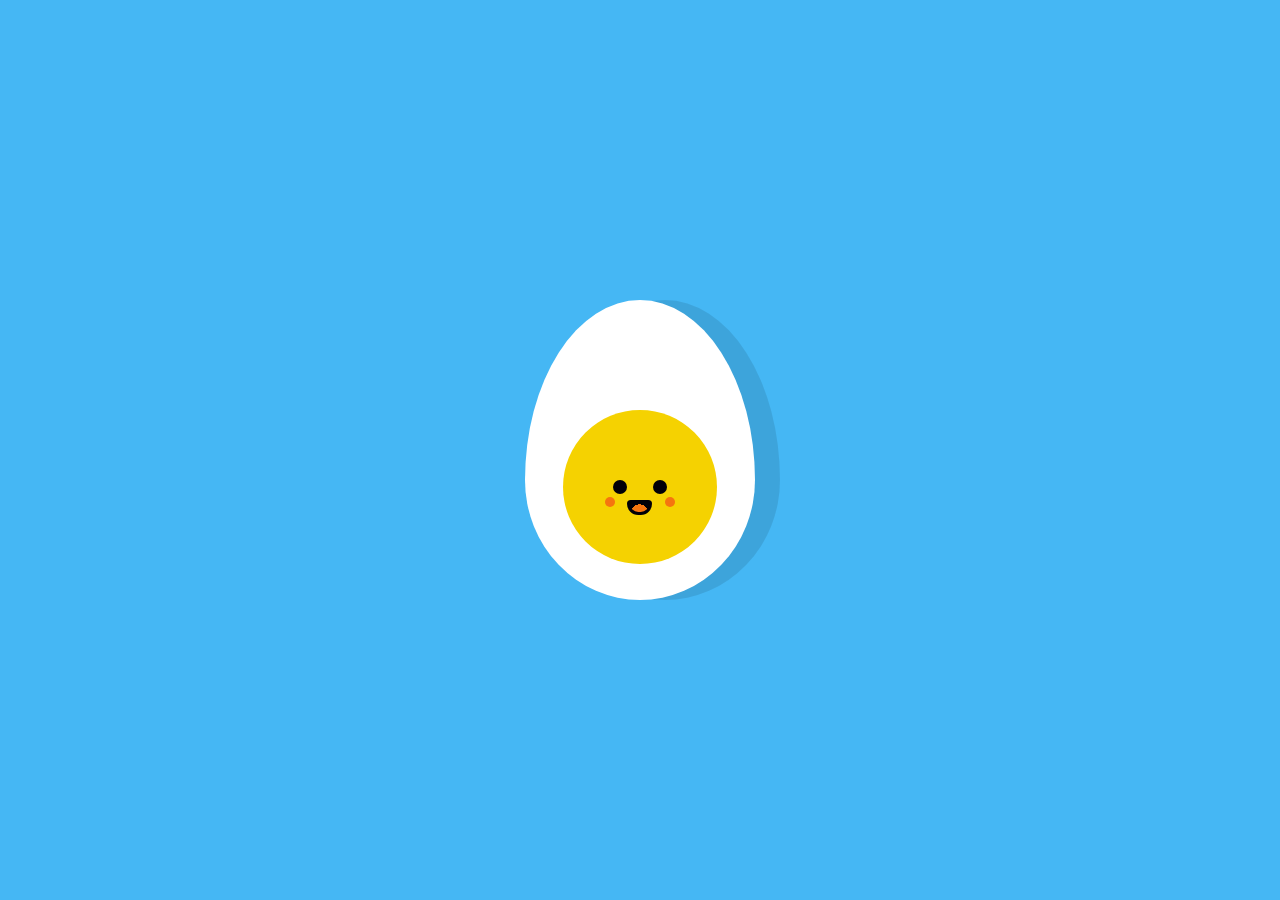
<file: index.html>
<!DOCTYPE html>
<html lang="en">
<head>
  <meta charset="UTF-8">
  <meta http-equiv="X-UA-Compatible" content="IE=edge">
  <meta name="viewport" content="width=device-width, initial-scale=1.0">
  <title>Single Div Egg</title>
  <link rel="stylesheet" href="styles.css">
</head>
<body>
  <div></div>
</body>
</html>
</file>
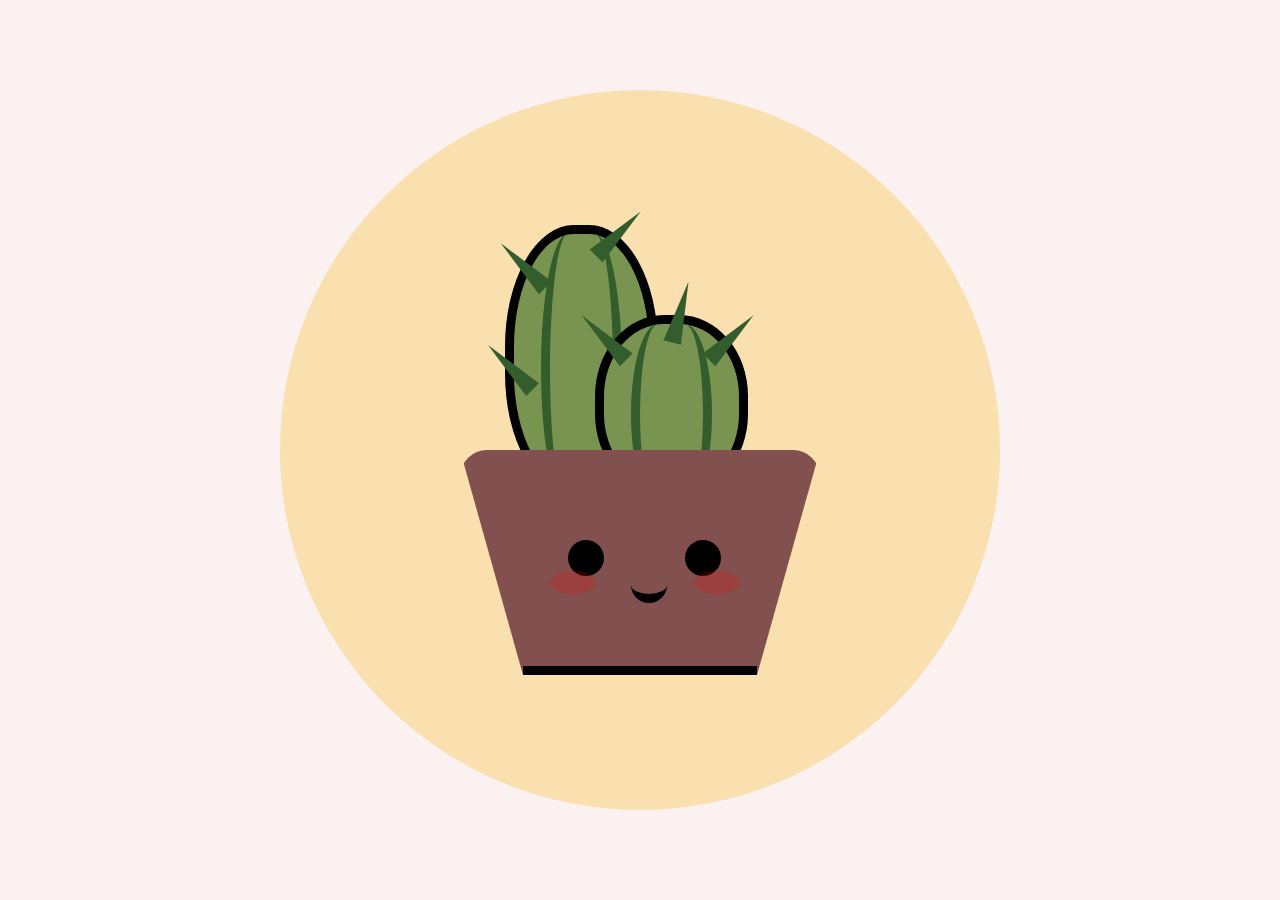
<file: cactus.html>
<!DOCTYPE html>
<html lang="en">
<head>
  <meta charset="UTF-8">
  <meta http-equiv="X-UA-Compatible" content="IE=edge">
  <meta name="viewport" content="width=device-width, initial-scale=1.0">
  <link rel="stylesheet" href="cactus.css">
  <title>Document</title>
</head>
<body>
  <!-- .canvas  -->
  <div class="canvas">

    <div class="circle">

      <div class="cactus">
        <div class="pricks"></div>
      </div>

      <div class="cactusSmall">
        <div class="pricksRight"></div>
      </div>

      <div class="pot">
        <div class="eyes"></div>
        <div class="cheeks"></div>
        <div class="mouth"></div>
      </div>
    </div>
  </div>
  
</body>
</html>
</file>
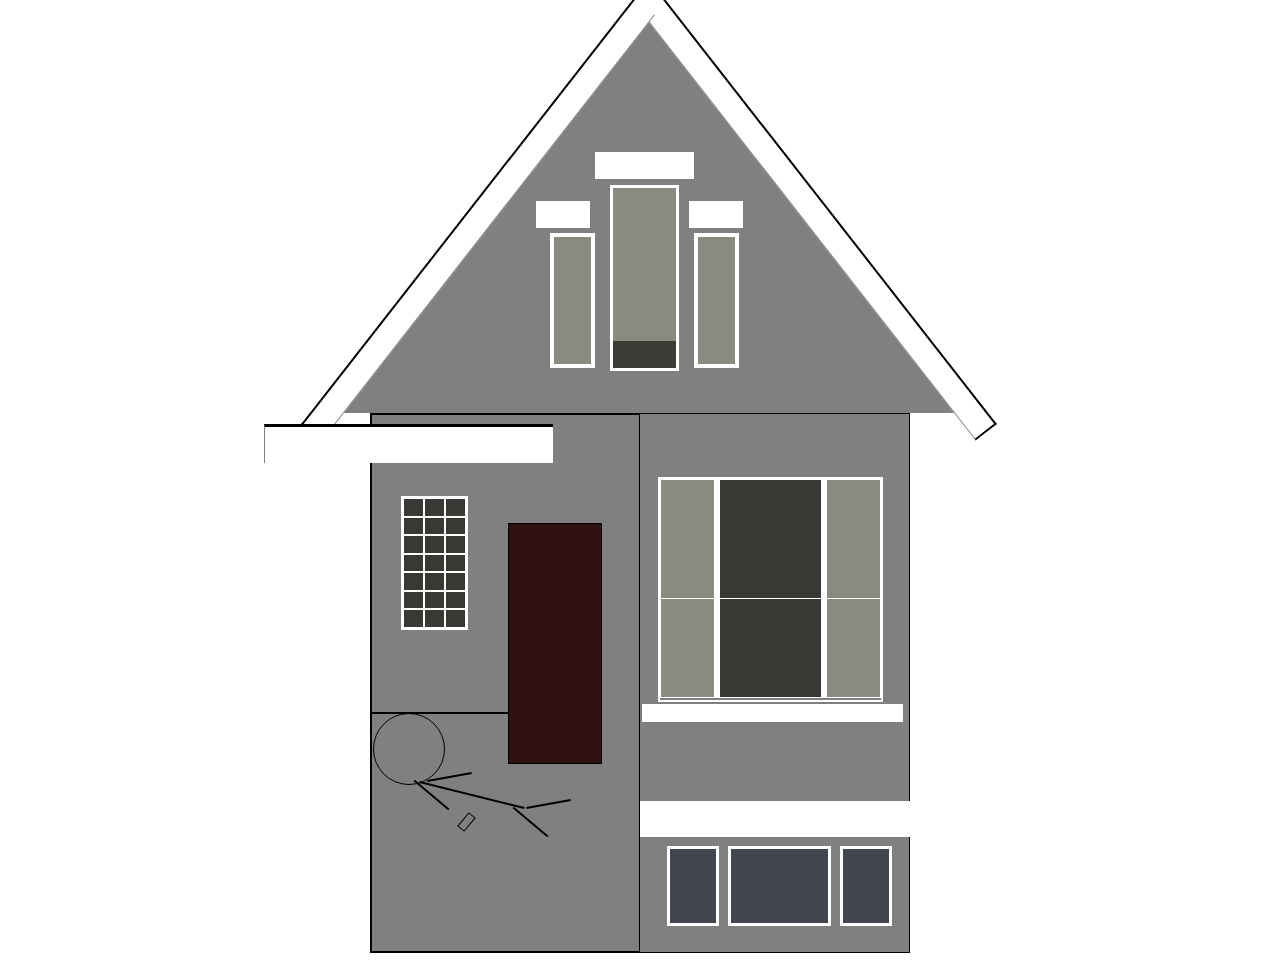
<file: gallagher-house.html>
<!DOCTYPE html>
<html lang="en">
  <head>
    <meta charset="UTF-8" />
    <meta http-equiv="X-UA-Compatible" content="IE=edge" />
    <meta name="viewport" content="width=device-width, initial-scale=1.0" />
    <link rel="stylesheet" href="gallagher-house.css" />
    <title>Document</title>
  </head>
  <body>
    <div class="canvas">
      <div class="second-floor">
        <div class="windows">
          <div class="upper-side-window-right upper-side-window">
          </div>
          <div class="upper-middle-window">
          </div>
          <div class="upper-side-window-left upper-side-window">
          </div>
        </div>
          <div class="eave-right">
        </div>
        <div class="eave-left">
        </div>
      </div>
    
      <div class="first-floor">
        <div class="porch">
    <!--       <div class="porch-frame"> -->
            <div class="block-glass">
              <div class="glass"></div>     
              <div class="glass"></div>
              <div class="glass"></div>
              <div class="glass"></div>
              <div class="glass"></div>
              <div class="glass"></div>
              <div class="glass"></div>
              <div class="glass"></div>
              <div class="glass"></div>
              <div class="glass"></div>
              <div class="glass"></div>
              <div class="glass"></div>
              <div class="glass"></div>
              <div class="glass"></div>
              <div class="glass"></div>
              <div class="glass"></div>
              <div class="glass"></div>
              <div class="glass"></div>
              <div class="glass"></div>
              <div class="glass"></div>
              <div class="glass"></div>
            </div>
            <div class="door">
            </div>
          <div class="frank">
            <div class="head"></div>
            <div class="body"></div>
            <div class="left-arm"></div>
            <div class="right-arm"></div>
            <div class="left-leg"></div>
            <div class="right-leg"></div>
          </div>
          <div class="beer">
          </div>
          </div>
          <div class="first-floor-windows">
            <div class="lower-side-window">
              <div class="window-break"></div>
            </div>
            <div class="lower-middle-window">
              <div class="window-break"></div>
            </div>
            <div class="lower-side-window">
              <div class="window-break"></div>
            </div>
          </div>
          <div class="basement-windows">
            <div class="side-basement-window"></div>
            <div class="middle-basement-window"></div>
            <div class="side-basement-window"></div>
          </div>
        </div>
      </div>
    </div>
  </body>
</html>
</file>
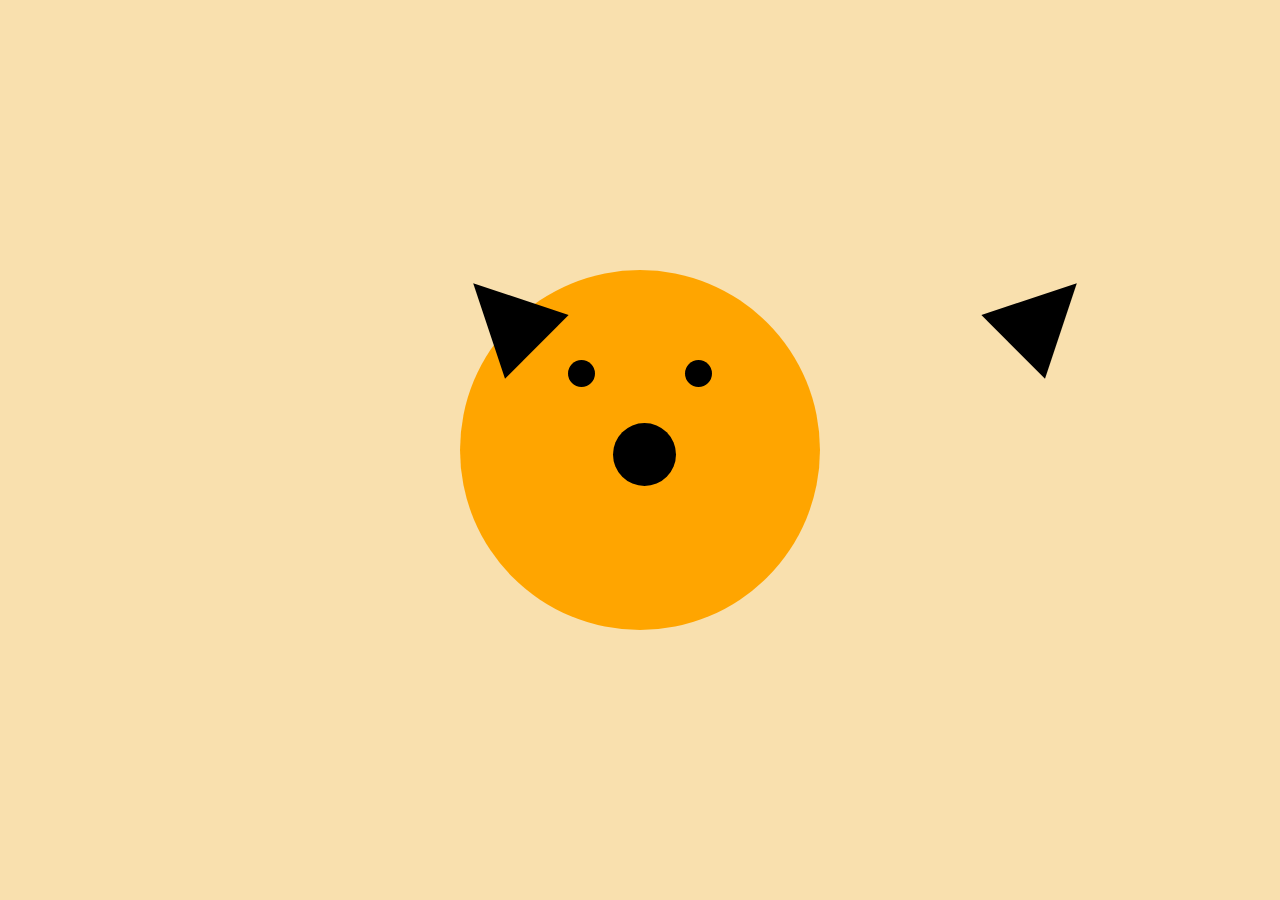
<file: sasha.html>
<!DOCTYPE html>
<html lang="en">
<head>
  <meta charset="UTF-8">
  <meta http-equiv="X-UA-Compatible" content="IE=edge">
  <meta name="viewport" content="width=device-width, initial-scale=1.0">
  <link rel="stylesheet" href="sasha.css">
  <title>Document</title>
</head>
<body>
  <div class="canvas">
  
  
    <div class="head">
      <div class="left-ear"></div>
      <div class="right-ear"></div>
      <div class="eyes"></div>
      <div class="nose"></div>
      <div class="mouth"></div>
    </div>
    
  </div>
  
</body>
</html>
</file>
<file: styles.css>
*,
*:before,
*:after{
    padding: 0;
    margin: 0;
    box-sizing: border-box;
}
body{
    background-color: #45b7f4;
}
div{
    height: 300px;
    width: 230px;
    background-color: #ffffff;
    position: absolute;
    margin: auto;
    right: 0;
    left: 0;
    top: 0;
    bottom: 0;
    border-radius: 50% 50% 50% 50% / 60% 60% 40% 40%;
    box-shadow: 25px 0 rgba(0,0,0,0.1);
}
div:before{
    content: "";
    position: absolute;
    height: 14px;
    width: 14px;
    background-color: #010008;
    border-radius: 50%;
    top: 180px;
    right: 88px;
    box-shadow: -40px 0 0 #010008,
    10px 15px 0 -2px #f5750f,
    -50px 15px 0 -2px #f5750f,
    -20px 0 0 70px #f5d201;
}
div:after{
    content: "";
    position: absolute;
    height: 15px;
    width: 25px;
    top: 200px;
    left: 102px;
    border-radius: 5px 5px 15px 15px;
    border: 3px solid #010008;
    background: radial-gradient(
        at 50% 100%,
        #f5750f 8px,
        #010008 8px
    );
}
</file>
<file: cactus.css>
/* #fcf1f1 -background
 #f9e0ae - circle
 #835050 - pot 
 #799351 - cactus
 #335d2d - cactus lines */

 /* get rid of default settings  */
 * {
   margin: 0;
   padding: 0;
   box-sizing: border-box;
 }

 .canvas {
   /* she says really practice relative vs absolute positioning  */
   position: relative;
   display: flex;
   justify-content: center;
   align-items: center;
   background-color: #fcf1f1;
   width: 100%;
   height: 100vh;
  }

  .circle {
    position: relative;
    display: flex;
    justify-content: center;
    align-content: center;
    /* she says she uses vmin for responsiveness  */
    width: 80vmin;
    height: 80vmin;
    /* to make a circe  */
    border-radius: 50%;
    background-color: #f9e0ae;
  }

  /* she says she starts with the pot because we 
  need to think about what will be in front of 
  each other. We will do the pot first and then
  work our way up because the pot will essentially
  be the center of this image */
  .pot {
    position: absolute;
    border-bottom: 25vmin solid #835050;
    border-left: 7vmin solid transparent;
    border-right: 7vmin solid transparent;
    height: 0;
    width: 40vmin;
    border-radius: 3vmin;
    /* positioning the pot  */
    bottom: 15vmin;
    transform: rotate(180deg);
  }

  /* she says pseudo-elements before and after are 
  very important to css art and you should get to 
  know them */
  .pot::after {
    /* she says she always puts content "" afterwards  */
    content: "";
    position: absolute;
    width: 26vmin;
    height: 1vmin;
    background-color: black;
  }

  .eyes {
    position: absolute;
    width: 4vmin;
    height: 4vmin;
    background-color: black;
    border-radius: 50%;
    bottom: -15vmin;
    right: 18vmin;
    /* box-shadow is used when you have identical items. 
    above we created and positioned the right eye.
    for box-shadow, the first value will be the x axis
    the second value will be the y-axis and the third
    one would be the blur value which we don't need here
    the last one will be the color  */
    box-shadow: 13vmin 0 #000;
    /* the first animation argument is the name, 
    the second is duration, third we put infinite
    so it just keeps running */
    animation: blink 2s infinite;
  }

  @keyframes blink {
    /* We want to make sure the width stays the same 
    but the height will shrink so we use scale */
    /* the first argument for scale is x which we keep the 
    same and the second one is height which we will make 0.1 */
    0% {transform: scale(1, 0.1);}
    /* then we go back to normal which is x = 1 and height = 1  */
    100% {transform: scale(1, 1);}
  }

  .cheeks {
    position: absolute;
    width: 5vmin;
    height: 2.5vmin;
    top: 9vmin;
    left: 2vmin;
    background-color: red;
    border-radius: 50%;
    opacity: 20%;
    box-shadow: 16vmin 0 red;
  }

  .mouth {
    position: absolute;
    width: 4vmin;
    height: 4vmin;
    top: 8vmin;
    left: 10vmin;
    border-radius: 50%;
    background-color: transparent;
    border-top: 1vmin solid black;
  }

  .cactus {
    position: absolute;
    width: 17vmin;
    height: 30vmin;
    top: 15vmin;
    left: 25vmin;
    background: #799351;
    border-radius: 45%;
    border: 1vmin solid black;
  }

  .cactus::before {
    content: "";
    position: absolute;
    width: 5vmin;
    height: 30vmin;
    background-color: transparent;
    /* background: #335d2d; */
    border-radius: 50%;
    border-right: 1vmin solid #335d2d;
    left: 6vmin;
  }

  .cactus::after {
    content: "";
    position: absolute;
    width: 5vmin;
    height: 30vmin;
    right: 6vmin;
    background-color: transparent;
    border-radius: 50%;
    border-left: 1vmin solid #335d2d;
  }

  .cactusSmall {
    position: absolute;
    width: 17vmin;
    height: 20vmin;
    top: 25vmin;
    right: 28vmin;
    background-color: #799351;
    border-radius: 45%;
    border: 1vmin solid black;
  }

  .cactusSmall::before {
    content: "";
    position: absolute;
    width: 5vmin;
    height: 20vmin;
    background-color: transparent;
    /* background: #335d2d; */
    border-radius: 50%;
    border-right: 1vmin solid #335d2d;
    left: 6vmin;
  }

  .cactusSmall::after {
    content: "";
    position: absolute;
    width: 5vmin;
    height: 20vmin;
    right: 6vmin;
    background-color: transparent;
    border-radius: 50%;
    border-left: 1vmin solid #335d2d;
  }

  .pricks {
    position: absolute;
    width: 0;
    height: 0;
    border-left: 1vmin solid transparent;
    border-right: 1vmin solid transparent;
    border-bottom: 7vmin solid #335d2d;
    transform: rotate(-45deg);
  }
  
  .pricks::before {
    content: "";
    position: absolute;
    width: 0;
    height: 0;
    top: 5vmin;
    left: 9vmin;
    border-left: 1vmin solid transparent;
    border-right: 1vmin solid transparent;
    border-bottom: 7vmin solid #335d2d;
    transform: rotate(90deg);
  }
  
  .pricks::after {
    content: "";
    position: absolute;
    width: 0;
    height: 0;
    top: 7vmin;
    left: -10vmin;
    border-left: 1vmin solid transparent;
    border-right: 1vmin solid transparent;
    border-bottom: 7vmin solid #335d2d;
  }
  
  .pricksRight {
    position: absolute;
    width: 0;
    height: 0;
    top: -2vmin;
    left: -1vmin;
    border-left: 1vmin solid transparent;
    border-right: 1vmin solid transparent;
    border-bottom: 7vmin solid #335d2d;
    transform: rotate(-45deg);
  }
  
  .pricksRight::before {
    content: "";
    position: absolute;
    width: 0;
    height: 0;
    top: 10vmin;
    left: 9vmin;
    border-left: 1vmin solid transparent;
    border-right: 1vmin solid transparent;
    border-bottom: 7vmin solid #335d2d;
    transform: rotate(90deg);
  }
  
  .pricksRight::after {
    content: "";
    position: absolute;
    width: 0;
    height: 0;
    top: 4vmin;
    left: 7vmin;
    border-left: 1vmin solid transparent;
    border-right: 1vmin solid transparent;
    border-bottom: 7vmin solid #335d2d;
    transform: rotate(60deg);
  }
</file>
<file: gallagher-house.css>
* {
  box-sizing: border-box;
}

.first-floor {
  margin: auto;
  display: flex;
  width: 60vmin;
  height: 60vmin;
  border: 1px solid black;
  background: gray;
}

.second-floor {
  position: relative;
  display: flex;
  margin: auto;
  width: 0;
  height: 0;
  border-left: 35vmin solid transparent;
  border-right: 35vmin solid transparent;
  border-bottom: 45vmin solid gray;
}

.porch {
  float: left;
  width: 50%;
  height: 100%;
  border: 1px solid black;
}

.porch::before {
  content: "";
  position: absolute;
  height: 4vmin;
  width: 32vmin;
  margin-top: 1vmin;
  margin-left: -12vmin;
  background: white;
  border-top: 3px solid black;
  border-left: 1px solid gray;
}

.first-floor-windows {
  display: flex;
  margin-top: 7vmin;
  margin-left: 2vmin;
  width: 25vmin;
  height: 25vmin;
  border: 2px solid white;
}

.first-floor-windows::after {
  content: "";
  position: absolute;
  height: 2vmin;
  width: 29vmin;
  background: white;
  margin-top: 25vmin;
  margin-left: -2vmin;
}

.block-glass {
  float: left;
  margin-left: 11%;
  margin-top: 9vmin;
  display: grid;
  grid-template-columns: 1fr 1fr 1fr;
  width: 25%;
  height: 25%;
  border: 2px solid white;
}

.glass {
  border: 1px solid white;
  background: hsla(73, 10%, 12%, 0.75);
}

.door {
  margin-right: 14%;
  margin-top: 12vmin;
  float: right;
  height: 45%;
  width: 35%;
  border: 1px solid black;
  background: hsla(0, 100%, 7%, 0.86);
}

.upper-side-window {
  height: 20%;
  width: 10%;
  border: 1px solid white;
}

.windows {
  display: flex;
  position: absolute;
  margin-top: 20vmin;
  margin-left: -10vmin;
}
.upper-middle-window {
  /*   margin: auto; */
  height: 20vmin;
  width: 7vmin;
  border-bottom: 3vmin solid hsla(73, 10%, 12%, 0.75);
  margin-left: 2vmin;
  margin-right: 2vmin;
  outline: 3px solid white;
  background: hsla(73, 10%, 54%, 0.53);
}

.upper-middle-window::before {
  content: "";
  position: absolute;
  height: 3vmin;
  width: 11vmin;
  margin-top: -4vmin;
  margin-left: -2vmin;
  background: white;
}

.upper-side-window {
  margin-top: 5vmin;
  height: 15vmin;
  width: 5vmin;
  border: 4px solid white;
  background: hsla(73, 10%, 54%, 0.53);
}

.upper-side-window-left::before {
  content: "";
  position: absolute;
  height: 3vmin;
  width: 6vmin;
  margin-top: -4vmin;
  margin-left: -1vmin;
  background: white;
  border-bottom: 1px solid gray;
}

.upper-side-window-right::before {
  content: "";
  position: absolute;
  height: 3vmin;
  width: 6vmin;
  margin-top: -4vmin;
  margin-left: -2vmin;
  background: white;
  border-bottom: 1px solid gray;
}

.lower-middle-window {
  height: 99%;
  width: 50%;
  border: 1px solid white;
  border-right: 5px solid white;
  border-left: 5px solid white;
  background: hsla(73, 10%, 12%, 0.75);
}

.lower-side-window {
  height: 99%;
  width: 25%;
  border: 1px solid white;
  background: hsla(73, 10%, 54%, 0.53);
}

.window-break {
  width: 100%;
  height: 55%;
  border-bottom: 1.5px solid white;
}

.eave-right {
  position: absolute;
  width: 60vmin;
  height: 3vmin;
  background: white;
  border-top: 2px solid black;
  border-right: 2px solid black;
  border-bottom: 1px solid hsla(73, 10%, 33%, 0.75);
  transform: rotate(52deg);
  margin-top: 22vmin;
  margin-left: -10vmin;
}

.eave-left {
  position: absolute;
  width: 60vmin;
  height: 3vmin;
  background: white;
  border-top: 2px solid black;
  border-bottom: 1px solid hsla(73, 10%, 33%, 0.75);
  border-left: 2px solid black;
  transform: rotate(308deg);
  margin-top: 22vmin;
  margin-left: -48vmin;
}

.basement-windows {
  display: flex;
  margin-top: 48vmin;
  margin-left: -24vmin;
  width: 25vmin;
  height: 9vmin;
  /*   border: 2px solid white; */
}

.basement-windows::before {
  content: "";
  position: absolute;
  height: 4vmin;
  width: 30vmin;
  margin-top: -5vmin;
  margin-left: -3vmin;
  background: white;
}

.middle-basement-window {
  height: 99%;
  width: 50%;
  border: 1px solid white;
  border: 3px solid white;
  margin-left: 1vmin;
  margin-right: 1vmin;
  background: hsla(221, 100%, 6%, 0.5);
}

.side-basement-window {
  height: 99%;
  width: 25%;
  border: 1px solid white;
  border: 3px solid white;
  background: hsla(221, 100%, 6%, 0.5);
}

.frank {
  display: flex;
  position: relative;
  margin-top: 33vmin;
  border: 1px solid black;
}

.head {
  position: absolute;
  border-radius: 50%;
  height: 8vmin;
  width: 8vmin;
  border: 1px solid black;
}

.body {
  position: absolute;
  height: 1px;
  width: 12vmin;
  margin-top: 9vmin;
  margin-left: 5vmin;
  border: 1px solid black;
  transform: rotate(14deg);
}

.left-arm {
  position: absolute;
  height: 1px;
  width: 5vmin;
  margin-top: 9vmin;
  margin-left: 4vmin;
  border: 1px solid black;
  transform: rotate(220deg);
}

.right-arm {
  position: absolute;
  height: 1px;
  width: 5vmin;
  margin-top: 7vmin;
  margin-left: 6vmin;
  border: 1px solid black;
  transform: rotate(170deg);
}
.right-leg {
  position: absolute;
  height: 1px;
  width: 5vmin;
  margin-top: 10vmin;
  margin-left: 17vmin;
  border: 1px solid black;
  transform: rotate(170deg);
}

.left-leg {
  position: absolute;
  height: 1px;
  width: 5vmin;
  margin-top: 12vmin;
  margin-left: 15vmin;
  border: 1px solid black;
  transform: rotate(40deg);
}

.beer {
  position: absolute;
  margin-top: 11vmin;
  margin-left: 10vmin;
  height: 2vmin;
  width: 1vmin;
  border: 1px solid black;
  transform: rotate(40deg);
}
</file>
<file: sasha.css>
* {
  margin: 0;
  padding: 0;
  box-sizing: border-box;
}

.canvas {
  position: relative;
  display: flex;
  justify-content: center;
  align-items: center;
  background-color: #f9e0ae;
  width: 100%;
  height: 100vh;
}

.head {
  position: absolute;
  display: flex;
  width: 40vmin;
  height: 40vmin;
  background: orange;
  border-radius: 50%;
}

.eyes {
  position: absolute;
  width: 3vmin;
  height: 3vmin;
  top: 10vmin;
  left: 12vmin;
  background-color: black;
  border-radius: 50%;
  box-shadow: 13vmin 0 black;
}

.nose {
  position: absolute;
  width: 7vmin;
  height: 7vmin;
  top: 17vmin;
  left: 17vmin;
  background-color: black;
  border-radius: 50%;
}

.left-ear {
  postion: absolute;
  width: 0;
  height: 0;
  border-left: 5vmin solid transparent;
  border-right: 5vmin solid transparent;
  border-bottom: 10vmin solid black;
  transform: rotate(-45deg);
  margin-right: 20vmin;
}

.right-ear {
  position: relative;
  left: 30vmin;
  width: 0;
  height: 0;
  border-left: 5vmin solid transparent;
  border-right: 5vmin solid transparent;
  border-bottom: 10vmin solid black;
  transform: rotate(45deg);
/*   background-color: black; */
}
</file>
